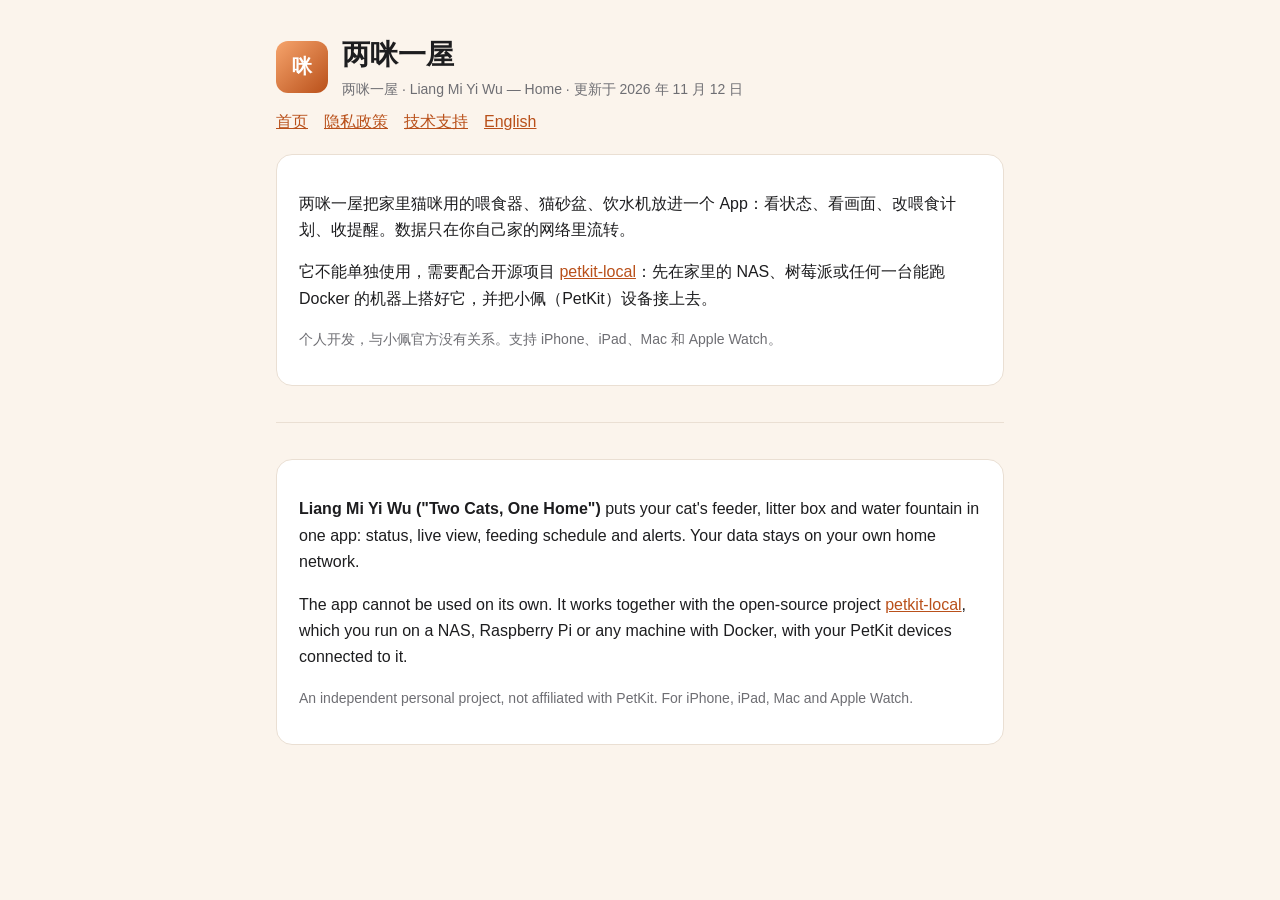
<file: index.html>
<!doctype html><html lang="zh-Hans"><head><meta charset="utf-8"><meta name="viewport" content="width=device-width,initial-scale=1"><title>两咪一屋</title><link rel="stylesheet" href="style.css"></head><body><main>
<header><div class="logo">咪</div><div><h1>两咪一屋</h1><div class="muted">两咪一屋 · Liang Mi Yi Wu — Home · 更新于 2026 年 11 月 12 日</div></div></header>
<nav><a href="index.html">首页</a><a href="privacy.html">隐私政策</a><a href="support.html">技术支持</a><a href="#en">English</a></nav>
<div class="card">
<p>两咪一屋把家里猫咪用的喂食器、猫砂盆、饮水机放进一个 App：看状态、看画面、改喂食计划、收提醒。数据只在你自己家的网络里流转。</p>
<p>它不能单独使用，需要配合开源项目 <a href="https://github.com/alex-so-3/petkit-local">petkit-local</a>：先在家里的 NAS、树莓派或任何一台能跑 Docker 的机器上搭好它，并把小佩（PetKit）设备接上去。</p>
<p class="muted">个人开发，与小佩官方没有关系。支持 iPhone、iPad、Mac 和 Apple Watch。</p>
</div>
<hr><div id="en" class="card">
<p><b>Liang Mi Yi Wu ("Two Cats, One Home")</b> puts your cat's feeder, litter box and water fountain in one app: status, live view, feeding schedule and alerts. Your data stays on your own home network.</p>
<p>The app cannot be used on its own. It works together with the open-source project <a href="https://github.com/alex-so-3/petkit-local">petkit-local</a>, which you run on a NAS, Raspberry Pi or any machine with Docker, with your PetKit devices connected to it.</p>
<p class="muted">An independent personal project, not affiliated with PetKit. For iPhone, iPad, Mac and Apple Watch.</p>
</div>
</main></body></html>
</file>
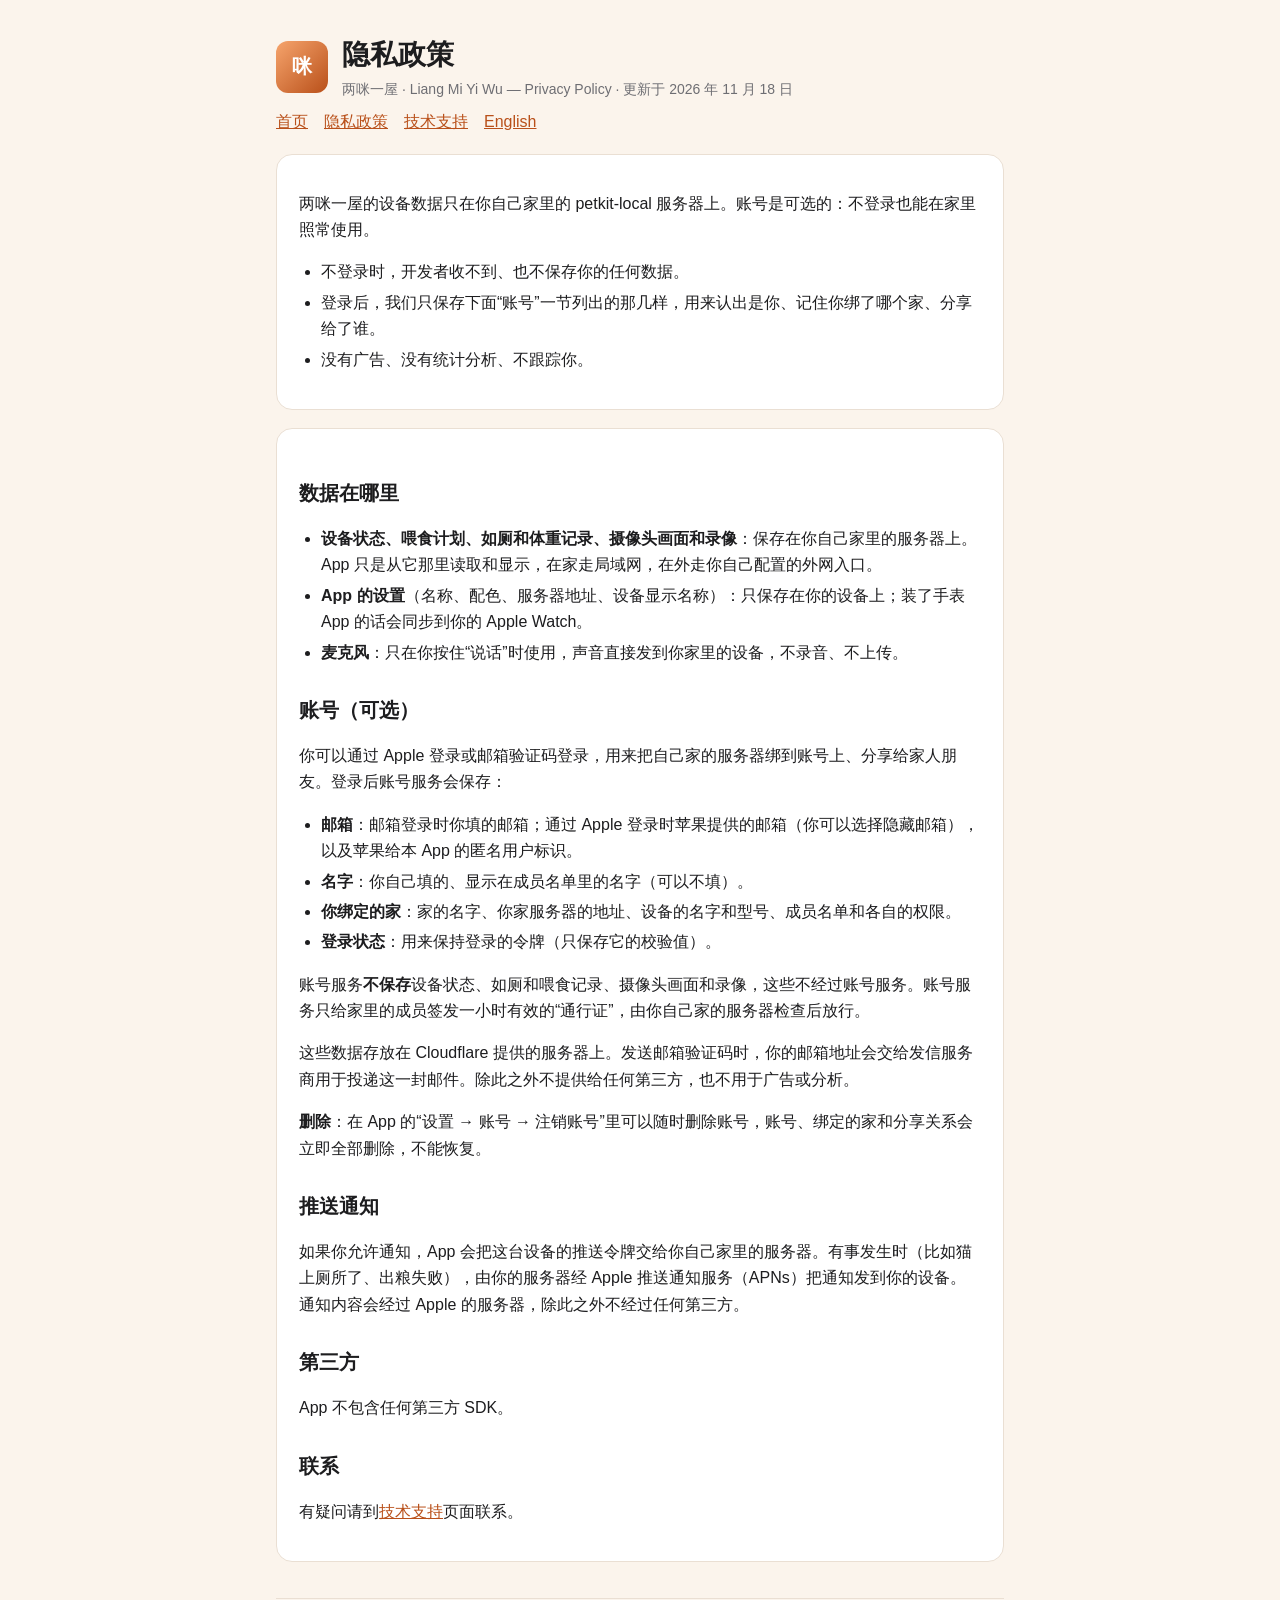
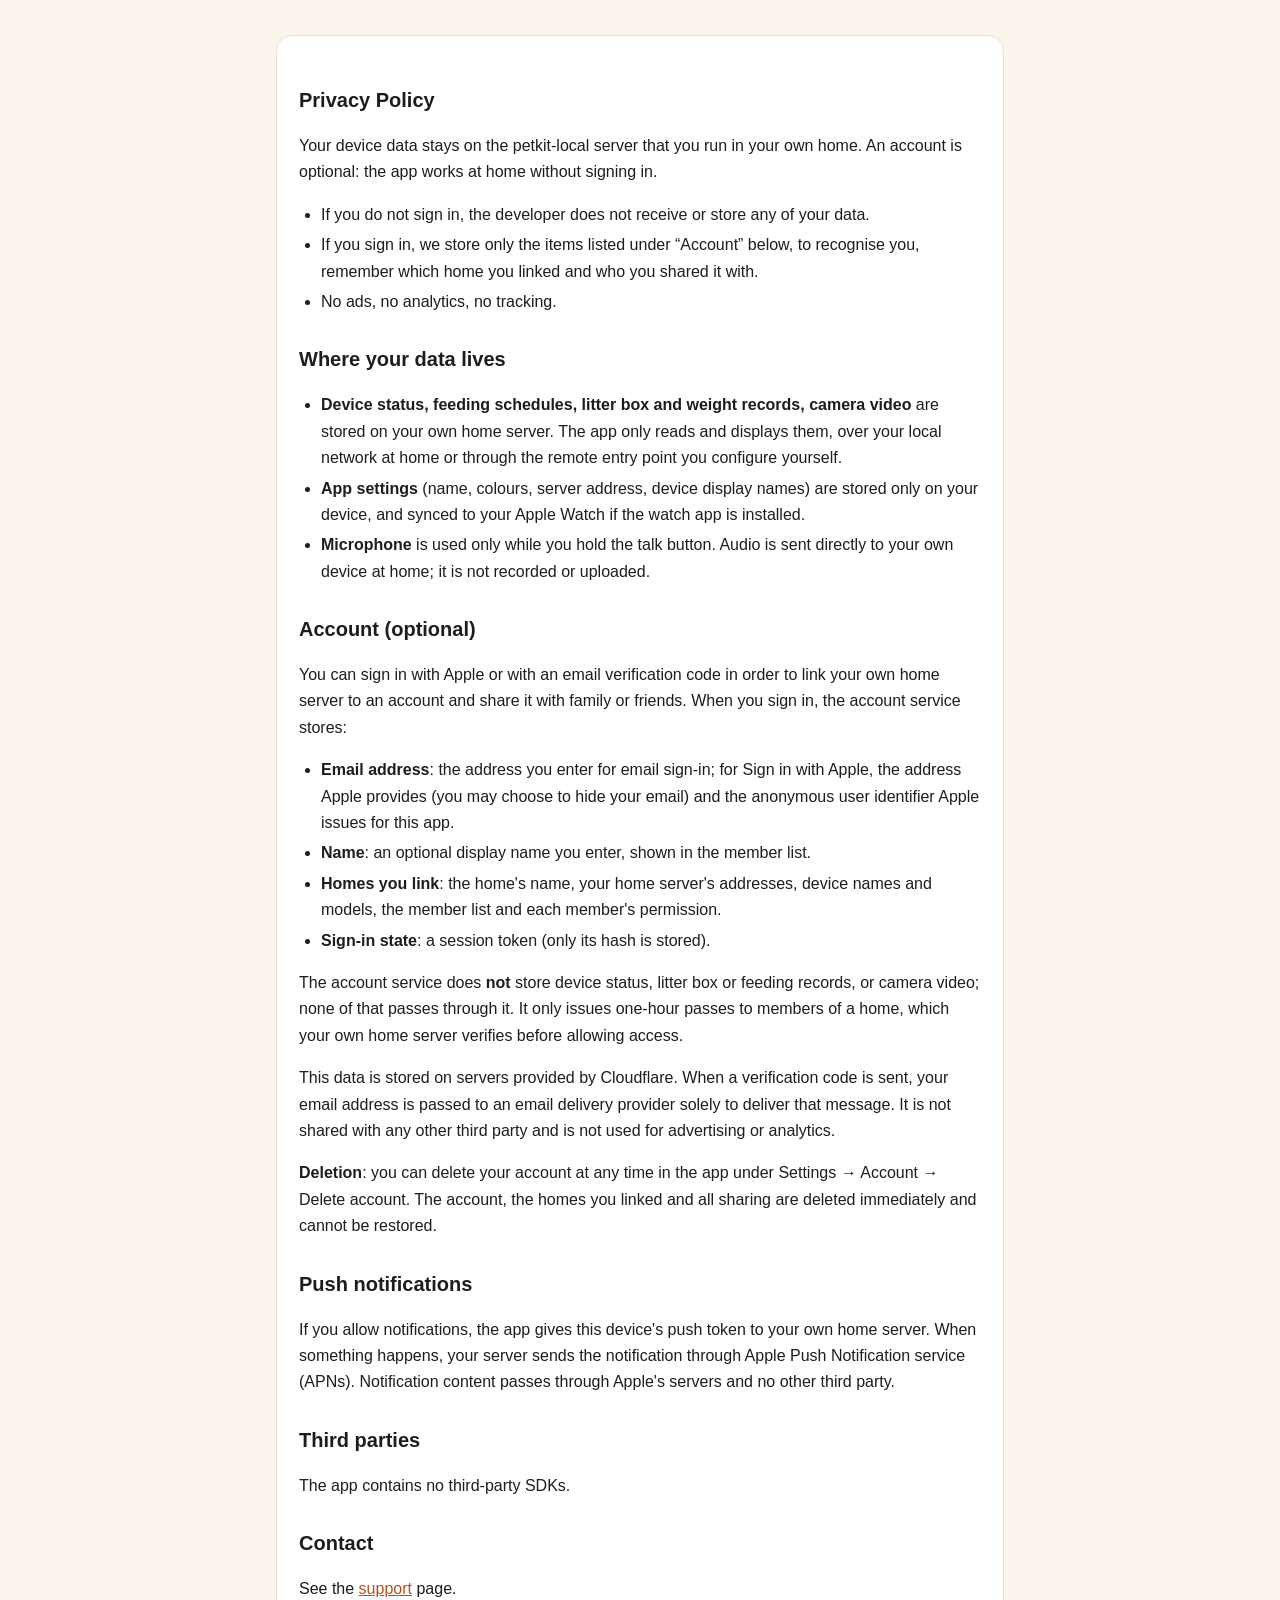
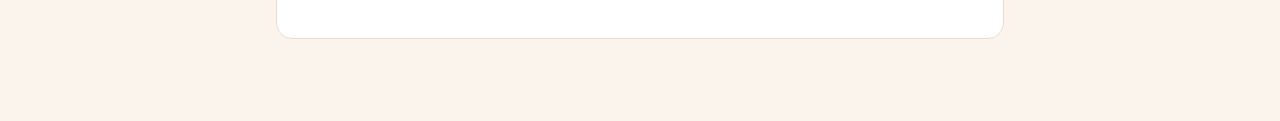
<file: privacy.html>
<!doctype html><html lang="zh-Hans"><head><meta charset="utf-8"><meta name="viewport" content="width=device-width,initial-scale=1"><title>隐私政策 · 两咪一屋</title><link rel="stylesheet" href="style.css"></head><body><main>
<header><div class="logo">咪</div><div><h1>隐私政策</h1><div class="muted">两咪一屋 · Liang Mi Yi Wu — Privacy Policy · 更新于 2026 年 11 月 18 日</div></div></header>
<nav><a href="index.html">首页</a><a href="privacy.html">隐私政策</a><a href="support.html">技术支持</a><a href="#en">English</a></nav>
<div class="card">
<p>两咪一屋的设备数据只在你自己家里的 petkit-local 服务器上。账号是可选的：不登录也能在家里照常使用。</p>
<ul>
<li>不登录时，开发者收不到、也不保存你的任何数据。</li>
<li>登录后，我们只保存下面“账号”一节列出的那几样，用来认出是你、记住你绑了哪个家、分享给了谁。</li>
<li>没有广告、没有统计分析、不跟踪你。</li>
</ul>
</div>
<div class="card">
<h2>数据在哪里</h2>
<ul>
<li><b>设备状态、喂食计划、如厕和体重记录、摄像头画面和录像</b>：保存在你自己家里的服务器上。App 只是从它那里读取和显示，在家走局域网，在外走你自己配置的外网入口。</li>
<li><b>App 的设置</b>（名称、配色、服务器地址、设备显示名称）：只保存在你的设备上；装了手表 App 的话会同步到你的 Apple Watch。</li>
<li><b>麦克风</b>：只在你按住“说话”时使用，声音直接发到你家里的设备，不录音、不上传。</li>
</ul>
<h2>账号（可选）</h2>
<p>你可以通过 Apple 登录或邮箱验证码登录，用来把自己家的服务器绑到账号上、分享给家人朋友。登录后账号服务会保存：</p>
<ul>
<li><b>邮箱</b>：邮箱登录时你填的邮箱；通过 Apple 登录时苹果提供的邮箱（你可以选择隐藏邮箱），以及苹果给本 App 的匿名用户标识。</li>
<li><b>名字</b>：你自己填的、显示在成员名单里的名字（可以不填）。</li>
<li><b>你绑定的家</b>：家的名字、你家服务器的地址、设备的名字和型号、成员名单和各自的权限。</li>
<li><b>登录状态</b>：用来保持登录的令牌（只保存它的校验值）。</li>
</ul>
<p>账号服务<b>不保存</b>设备状态、如厕和喂食记录、摄像头画面和录像，这些不经过账号服务。账号服务只给家里的成员签发一小时有效的“通行证”，由你自己家的服务器检查后放行。</p>
<p>这些数据存放在 Cloudflare 提供的服务器上。发送邮箱验证码时，你的邮箱地址会交给发信服务商用于投递这一封邮件。除此之外不提供给任何第三方，也不用于广告或分析。</p>
<p><b>删除</b>：在 App 的“设置 → 账号 → 注销账号”里可以随时删除账号，账号、绑定的家和分享关系会立即全部删除，不能恢复。</p>
<h2>推送通知</h2>
<p>如果你允许通知，App 会把这台设备的推送令牌交给你自己家里的服务器。有事发生时（比如猫上厕所了、出粮失败），由你的服务器经 Apple 推送通知服务（APNs）把通知发到你的设备。通知内容会经过 Apple 的服务器，除此之外不经过任何第三方。</p>
<h2>第三方</h2>
<p>App 不包含任何第三方 SDK。</p>
<h2>联系</h2>
<p>有疑问请到<a href="support.html">技术支持</a>页面联系。</p>
</div>
<hr><div id="en" class="card">
<h2>Privacy Policy</h2>
<p>Your device data stays on the petkit-local server that you run in your own home. An account is optional: the app works at home without signing in.</p>
<ul>
<li>If you do not sign in, the developer does not receive or store any of your data.</li>
<li>If you sign in, we store only the items listed under “Account” below, to recognise you, remember which home you linked and who you shared it with.</li>
<li>No ads, no analytics, no tracking.</li>
</ul>
<h2>Where your data lives</h2>
<ul>
<li><b>Device status, feeding schedules, litter box and weight records, camera video</b> are stored on your own home server. The app only reads and displays them, over your local network at home or through the remote entry point you configure yourself.</li>
<li><b>App settings</b> (name, colours, server address, device display names) are stored only on your device, and synced to your Apple Watch if the watch app is installed.</li>
<li><b>Microphone</b> is used only while you hold the talk button. Audio is sent directly to your own device at home; it is not recorded or uploaded.</li>
</ul>
<h2>Account (optional)</h2>
<p>You can sign in with Apple or with an email verification code in order to link your own home server to an account and share it with family or friends. When you sign in, the account service stores:</p>
<ul>
<li><b>Email address</b>: the address you enter for email sign-in; for Sign in with Apple, the address Apple provides (you may choose to hide your email) and the anonymous user identifier Apple issues for this app.</li>
<li><b>Name</b>: an optional display name you enter, shown in the member list.</li>
<li><b>Homes you link</b>: the home's name, your home server's addresses, device names and models, the member list and each member's permission.</li>
<li><b>Sign-in state</b>: a session token (only its hash is stored).</li>
</ul>
<p>The account service does <b>not</b> store device status, litter box or feeding records, or camera video; none of that passes through it. It only issues one-hour passes to members of a home, which your own home server verifies before allowing access.</p>
<p>This data is stored on servers provided by Cloudflare. When a verification code is sent, your email address is passed to an email delivery provider solely to deliver that message. It is not shared with any other third party and is not used for advertising or analytics.</p>
<p><b>Deletion</b>: you can delete your account at any time in the app under Settings → Account → Delete account. The account, the homes you linked and all sharing are deleted immediately and cannot be restored.</p>
<h2>Push notifications</h2>
<p>If you allow notifications, the app gives this device's push token to your own home server. When something happens, your server sends the notification through Apple Push Notification service (APNs). Notification content passes through Apple's servers and no other third party.</p>
<h2>Third parties</h2>
<p>The app contains no third-party SDKs.</p>
<h2>Contact</h2>
<p>See the <a href="support.html">support</a> page.</p>
</div>
</main></body></html>
</file>
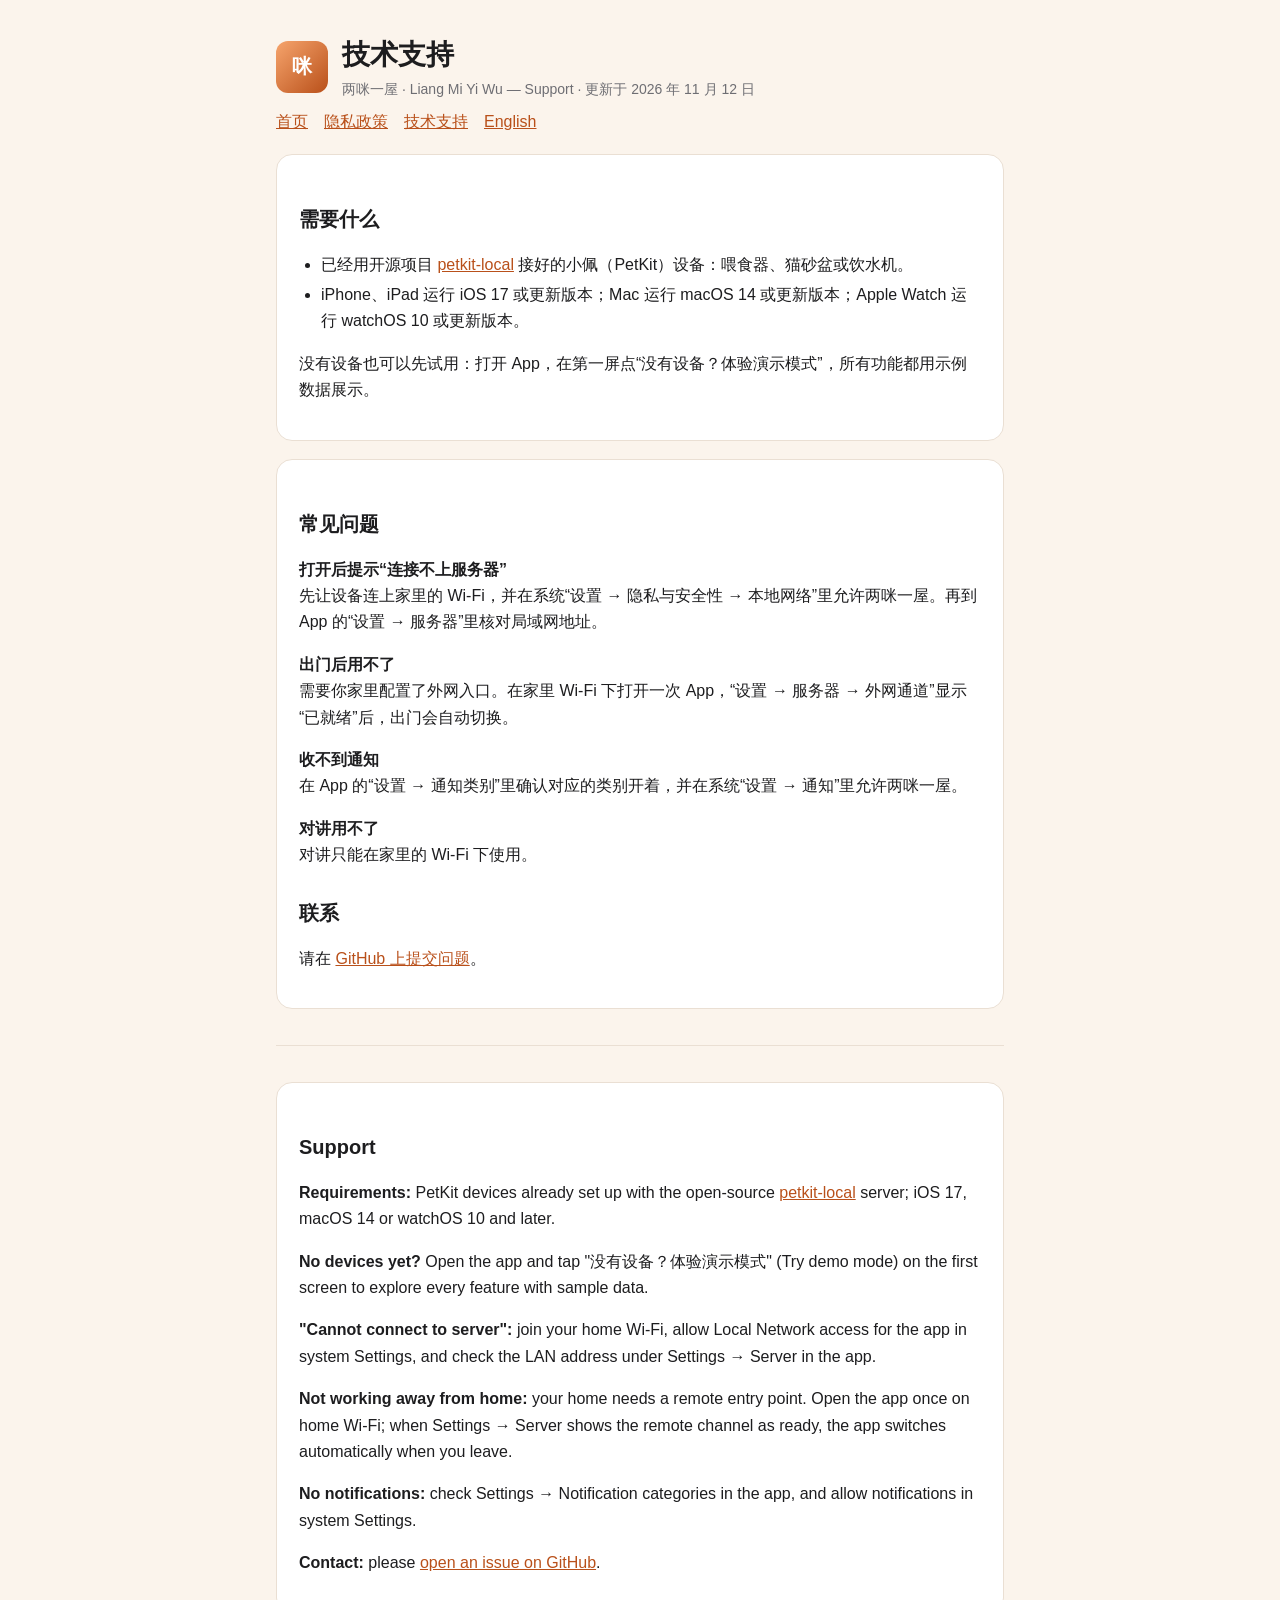
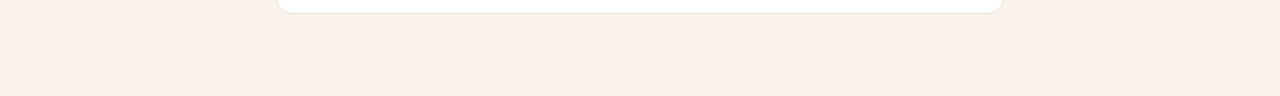
<file: support.html>
<!doctype html><html lang="zh-Hans"><head><meta charset="utf-8"><meta name="viewport" content="width=device-width,initial-scale=1"><title>技术支持 · 两咪一屋</title><link rel="stylesheet" href="style.css"></head><body><main>
<header><div class="logo">咪</div><div><h1>技术支持</h1><div class="muted">两咪一屋 · Liang Mi Yi Wu — Support · 更新于 2026 年 11 月 12 日</div></div></header>
<nav><a href="index.html">首页</a><a href="privacy.html">隐私政策</a><a href="support.html">技术支持</a><a href="#en">English</a></nav>
<div class="card">
<h2>需要什么</h2>
<ul>
<li>已经用开源项目 <a href="https://github.com/alex-so-3/petkit-local">petkit-local</a> 接好的小佩（PetKit）设备：喂食器、猫砂盆或饮水机。</li>
<li>iPhone、iPad 运行 iOS 17 或更新版本；Mac 运行 macOS 14 或更新版本；Apple Watch 运行 watchOS 10 或更新版本。</li>
</ul>
<p>没有设备也可以先试用：打开 App，在第一屏点“没有设备？体验演示模式”，所有功能都用示例数据展示。</p>
</div>
<div class="card">
<h2>常见问题</h2>
<p><b>打开后提示“连接不上服务器”</b><br>先让设备连上家里的 Wi-Fi，并在系统“设置 → 隐私与安全性 → 本地网络”里允许两咪一屋。再到 App 的“设置 → 服务器”里核对局域网地址。</p>
<p><b>出门后用不了</b><br>需要你家里配置了外网入口。在家里 Wi-Fi 下打开一次 App，“设置 → 服务器 → 外网通道”显示“已就绪”后，出门会自动切换。</p>
<p><b>收不到通知</b><br>在 App 的“设置 → 通知类别”里确认对应的类别开着，并在系统“设置 → 通知”里允许两咪一屋。</p>
<p><b>对讲用不了</b><br>对讲只能在家里的 Wi-Fi 下使用。</p>
<h2>联系</h2>
<p>请在 <a href="https://github.com/Yakultt-t/liangmi-yiwu/issues">GitHub 上提交问题</a>。</p>
</div>
<hr><div id="en" class="card">
<h2>Support</h2>
<p><b>Requirements:</b> PetKit devices already set up with the open-source <a href="https://github.com/alex-so-3/petkit-local">petkit-local</a> server; iOS 17, macOS 14 or watchOS 10 and later.</p>
<p><b>No devices yet?</b> Open the app and tap "没有设备？体验演示模式" (Try demo mode) on the first screen to explore every feature with sample data.</p>
<p><b>"Cannot connect to server":</b> join your home Wi-Fi, allow Local Network access for the app in system Settings, and check the LAN address under Settings → Server in the app.</p>
<p><b>Not working away from home:</b> your home needs a remote entry point. Open the app once on home Wi-Fi; when Settings → Server shows the remote channel as ready, the app switches automatically when you leave.</p>
<p><b>No notifications:</b> check Settings → Notification categories in the app, and allow notifications in system Settings.</p>
<p><b>Contact:</b> please <a href="https://github.com/Yakultt-t/liangmi-yiwu/issues">open an issue on GitHub</a>.</p>
</div>
</main></body></html>
</file>
<file: style.css>
:root{--bg:#fbf4ec;--card:#fff;--text:#1d1d1f;--muted:#6e6e73;--accent:#b9501a;--line:#eadfd3}
@media (prefers-color-scheme:dark){:root{--bg:#1a1411;--card:#241c18;--text:#f5f5f7;--muted:#a39a93;--accent:#f2945a;--line:#3a2f29}}
*{box-sizing:border-box}body{margin:0;background:var(--bg);color:var(--text);font:16px/1.65 -apple-system,BlinkMacSystemFont,"PingFang SC","Helvetica Neue",sans-serif}
main{max-width:760px;margin:0 auto;padding:32px 16px 64px}
header{display:flex;align-items:center;gap:14px;margin-bottom:8px}
.logo{width:52px;height:52px;border-radius:12px;background:linear-gradient(135deg,#f6a46c,#b9501a);display:grid;place-items:center;color:#fff;font-weight:700;font-size:20px}
h1{font-size:28px;margin:0}h2{font-size:20px;margin:28px 0 8px}
.card{background:var(--card);border:1px solid var(--line);border-radius:16px;padding:20px 22px;margin:18px 0}
.muted{color:var(--muted);font-size:14px}a{color:var(--accent)}ul{padding-left:22px}li{margin:4px 0}
nav{display:flex;gap:16px;flex-wrap:wrap;margin:8px 0 0}hr{border:0;border-top:1px solid var(--line);margin:36px 0}
</file>
